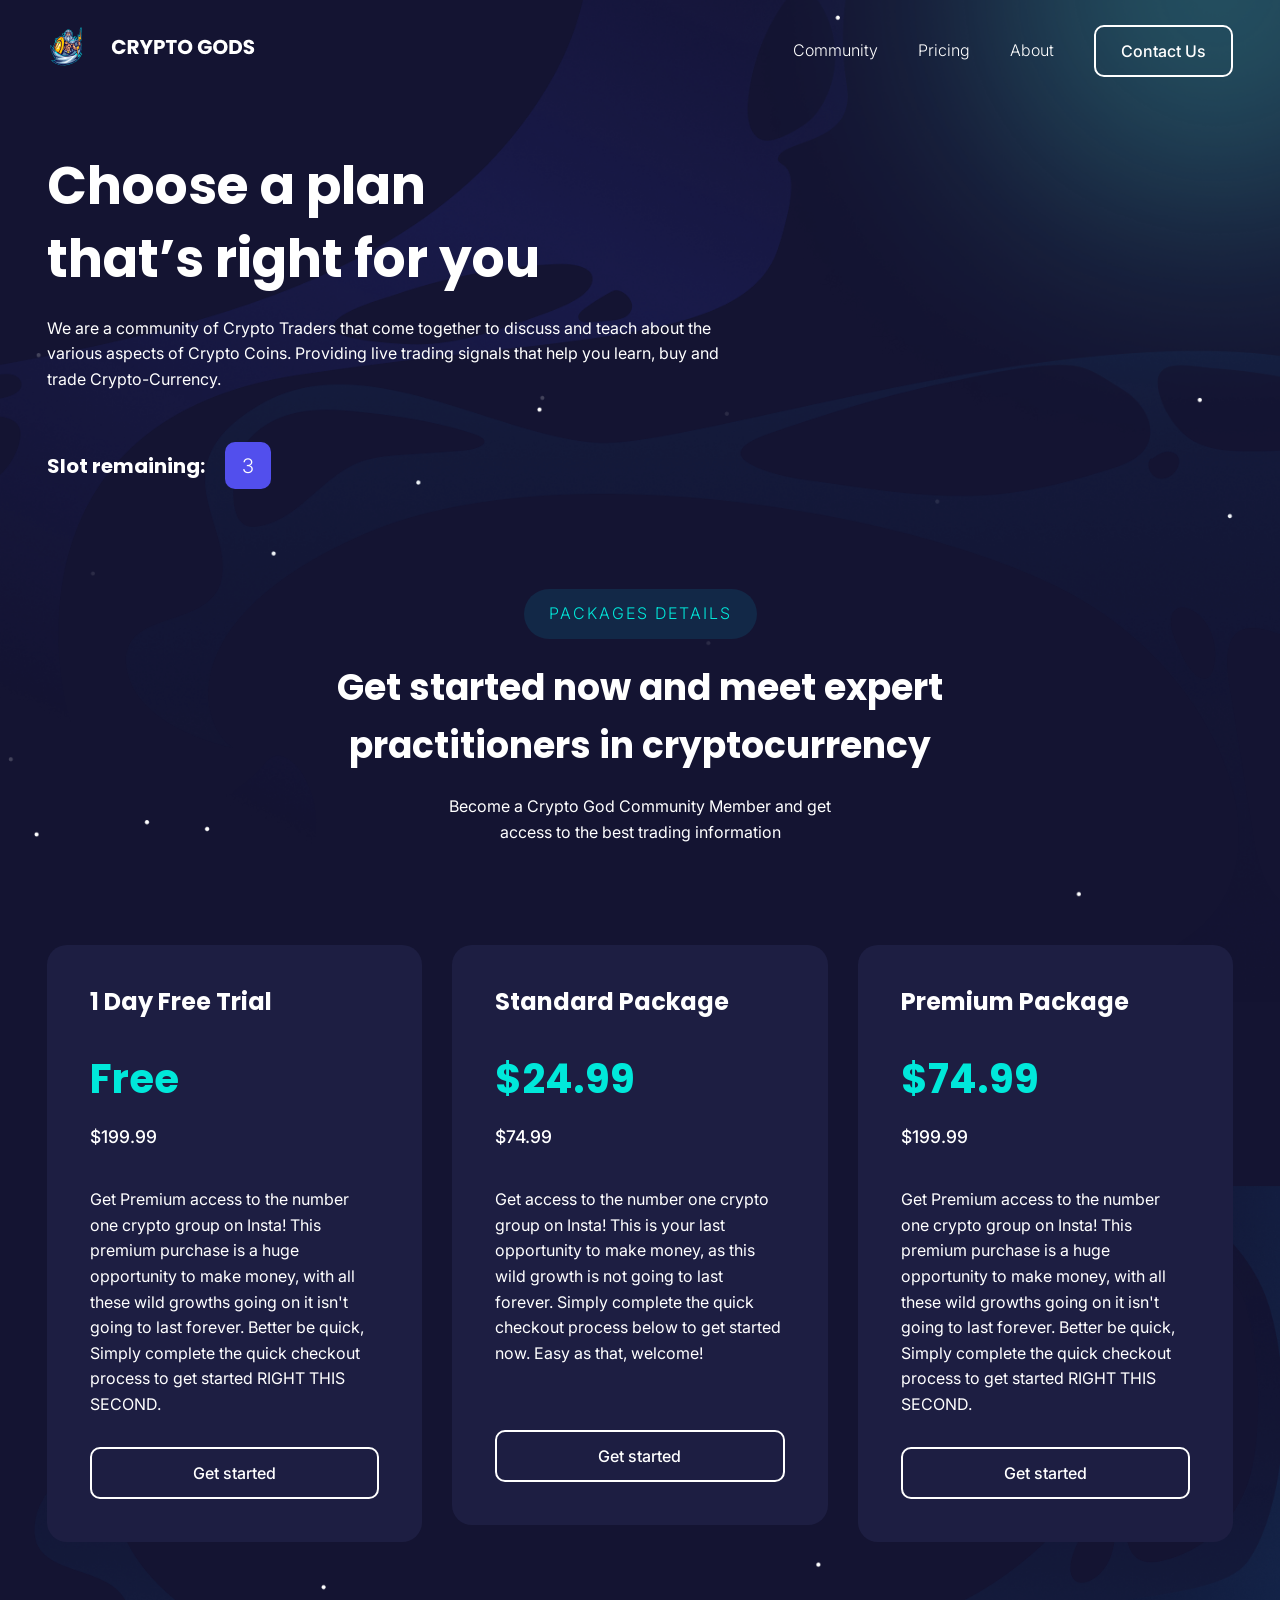
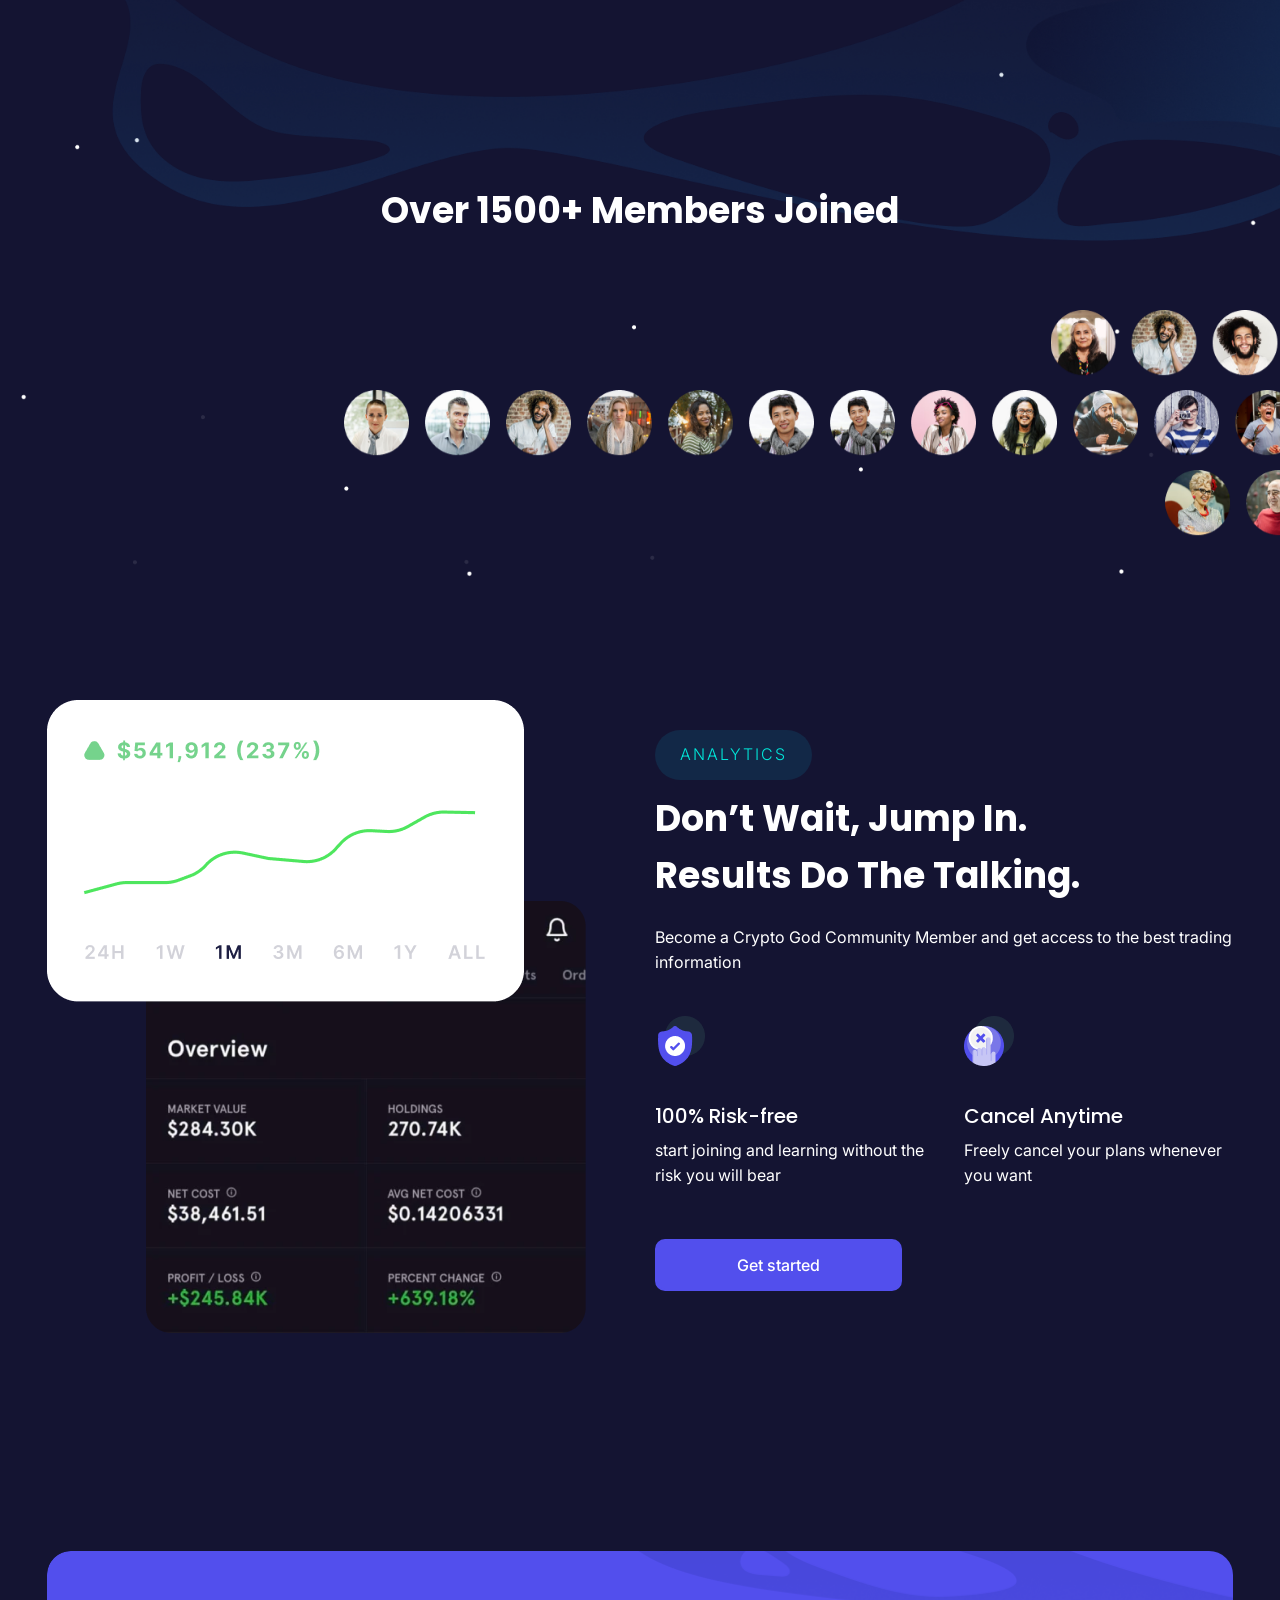
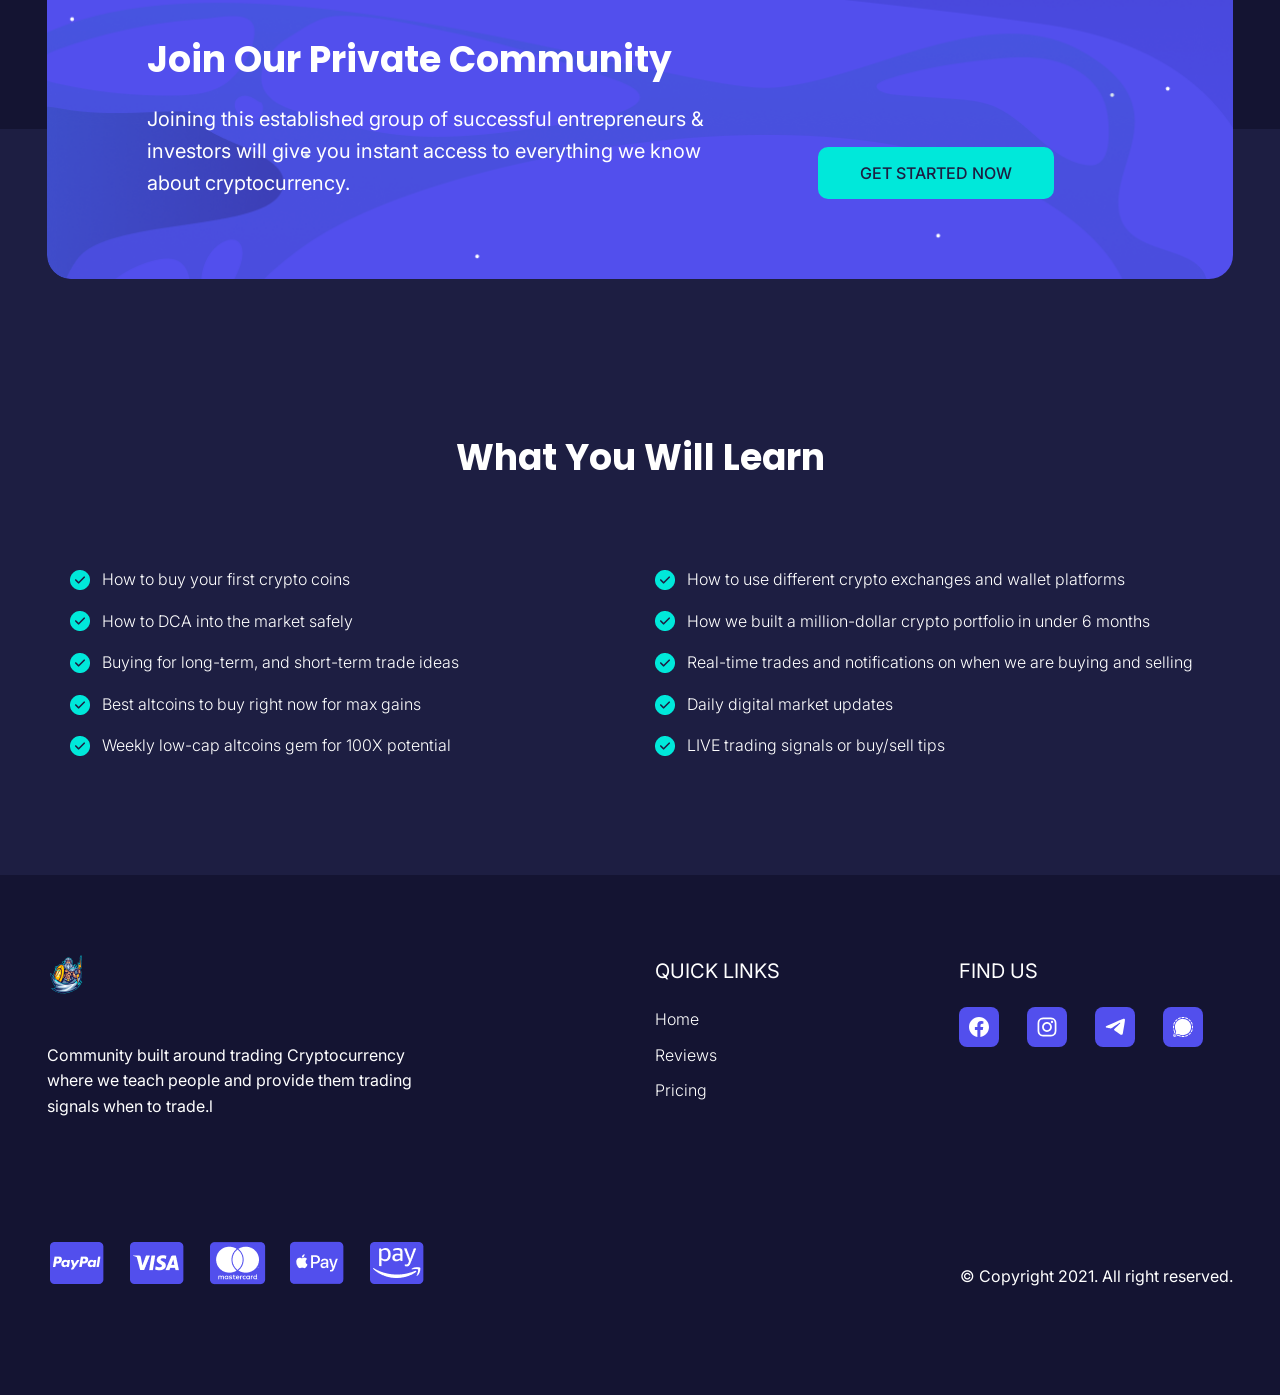
<file: src/pricing.html>
<!DOCTYPE html>
<html lang="en">
	<head>
		<meta charset="UTF-8" />
		<meta name="viewport" content="width=device-width, initial-scale=1.0" />
		<title>CryptoGod</title>
		<link rel="shortcut icon" href="./img/favicon.png" type="image/x-icon" />
		<!-- ============= fonts ============= -->
		<link
			href="https://fonts.googleapis.com/css2?family=Inter:wght@400;500&family=Poppins:wght@500;700&display=swap"
			rel="stylesheet"
		/>
		<!-- =========== css files ============ -->
		<link rel="stylesheet" href="css/bootstrap.css" />
		<link rel="stylesheet" href="css/style.css" />
	</head>
	<body>
		<header class="header">
			<nav class="nav">
				<div class="container nav__container">
					<a href="./index.html" class="logo">
						<img src="./img/logo.png" alt="Crypto God" class="img-fluid" />
					</a>
					<ul class="menu">
						<li class="menu__trigger menu__item">
							<a href="#" class="menu__link">Community</a>
						</li>
						<li class="menu__trigger menu__item">
							<a href="#" class="menu__link">Pricing</a>
						</li>
						<li class="menu__trigger menu__item">
							<a href="#" class="menu__link">About</a>
						</li>
						<li class="menu__trigger menu__item">
							<a href="#" class="btn btn__outlined">Contact Us</a>
						</li>
					</ul>
					<div href="#" class="menu__trigger nav__button tablet-port-show">
						<span class="nav__icon">&nbsp;</span>
					</div>
				</div>
			</nav>
			<!-- =========== HEADER CONTENT AREA =========== -->
			<div class="container header__content">
				<div class="row">
					<div class="col-md-7 text-md-left text-center">
						<h1 class="heading mb-2">
							Choose a plan <br />
							that’s right for you
						</h1>
						<p class="p__text mb-5">
							We are a community of Crypto Traders that come together to discuss and teach about the
							various aspects of Crypto Coins. Providing live trading signals that help you learn,
							buy and trade Crypto-Currency.
						</p>
						<div class="slot__box">
							<h5 class="heading">Slot remaining:</h5>
							<span> 3 </span>
						</div>
					</div>
				</div>
			</div>
			<img src="./img/header-bg-2.png" alt="bg image" class="bg header-bg tablet-port-hide" />
		</header>

		<!-- ================================================================= -->
		<!-- ================== PRICING SECTION ============================== -->
		<!-- ================================================================= -->
		<section class="pricing">
			<div class="container">
				<div class="text-center mb-10">
					<span class="section__indicator">PACKAGES DETAILS</span>
					<h2 class="heading mt-2 mb-2">
						Get started now and meet expert <br />
						practitioners in cryptocurrency
					</h2>
					<p class="p__text">
						Become a Crypto God Community Member and get <br />
						access to the best trading information
					</p>
				</div>
				<!-- =================== PRICING CARDS =================== -->
				<div class="row">
					<div class="col-lg-4">
						<div class="pricing__card mb-4">
							<h3 class="heading pricing__card-name mb-3">1 Day Free Trial</h3>
							<h2 class="pricing__card-price--now">Free</h2>
							<h3 class="pricing__card-price--old mb-4">$199.99</h3>
							<p class="p__text mb-3">
								Get Premium access to the number one crypto group on Insta! This premium purchase is
								a huge opportunity to make money, with all these wild growths going on it isn't
								going to last forever. Better be quick, Simply complete the quick checkout process
								to get started RIGHT THIS SECOND.
							</p>
							<a href="#" class="btn btn__outlined btn-full">Get started</a>
						</div>
					</div>
					<div class="col-lg-4">
						<div class="pricing__card mb-4">
							<h3 class="heading pricing__card-name mb-3">Standard Package</h3>
							<h2 class="pricing__card-price--now">$24.99</h2>
							<h3 class="pricing__card-price--old mb-4">$74.99</h3>
							<p class="p__text mb-3">
								Get access to the number one crypto group on Insta! This is your last opportunity to
								make money, as this wild growth is not going to last forever. Simply complete the
								quick checkout process below to get started now. Easy as that, welcome!
							</p>
							<a href="#" class="btn btn__outlined btn-full">Get started</a>
						</div>
					</div>
					<div class="col-lg-4">
						<div class="pricing__card mb-4">
							<h3 class="heading pricing__card-name mb-3">Premium Package</h3>
							<h2 class="pricing__card-price--now">$74.99</h2>
							<h3 class="pricing__card-price--old mb-4">$199.99</h3>
							<p class="p__text mb-3">
								Get Premium access to the number one crypto group on Insta! This premium purchase is
								a huge opportunity to make money, with all these wild growths going on it isn't
								going to last forever. Better be quick, Simply complete the quick checkout process
								to get started RIGHT THIS SECOND.
							</p>
							<a href="#" class="btn btn__outlined btn-full">Get started</a>
						</div>
					</div>
				</div>
			</div>

			<img src="img/pricing-bg.png" alt="bg image" class="bg pricing-bg tablet-port-hide" />
		</section>

		<!-- ================================================================= -->
		<!-- ================== MEMBERS SECTION ============================== -->
		<!-- ================================================================= -->
		<section class="members">
			<div class="container">
				<h2 class="heading text-center mb-7">Over 1500+ Members Joined</h2>
			</div>
			<div class="members__images">
				<marquee behavior="scroll" scrollamount="10" direction="left">
					<img src="img/members1.png" alt="members" class="img-fluid" />
				</marquee>
				<marquee behavior="scroll" scrollamount="15" direction="right">
					<img src="img/members2.png" alt="members" class="img-fluid" />
				</marquee>
				<marquee behavior="scroll" scrollamount="5" direction="left">
					<img src="img/members3.png" alt="members" class="img-fluid" />
				</marquee>
			</div>
		</section>

		<!-- ================================================================= -->
		<!-- ================== ANALYTICS SECTION ============================ -->
		<!-- ================================================================= -->
		<section class="analytics">
			<div class="container">
				<div class="row">
					<div class="col-lg-6 tablet-land-hide">
						<img src="img/analytics-img.png" alt="analytics" class="img-fluid" />
					</div>
					<div class="col-lg-6">
						<div class="analytics__content text-lg-left text-center">
							<span class="section__indicator">ANALYTICS</span>
							<h2 class="heading mt-1 mb-2">
								Don’t Wait, Jump In. <br />
								Results Do The Talking.
							</h2>
							<p class="p__text mb-4">
								Become a Crypto God Community Member and get access to the best trading information
							</p>
							<div class="analytics__grid mb-5">
								<div class="analytics__grid-item">
									<figure class="icon mb-3">
										<img src="img/icon-risk-free.png" alt="100% risk free icon" class="img-fluid" />
									</figure>
									<h4 class="heading mb-1">100% Risk-free</h4>
									<p class="p__text">start joining and learning without the risk you will bear</p>
								</div>
								<div class="analytics__grid-item">
									<figure class="icon mb-3">
										<img
											src="img/icon-cancel-anytime.png"
											alt="cancel anytime icon"
											class="img-fluid"
										/>
									</figure>
									<h4 class="heading mb-1">Cancel Anytime</h4>
									<p class="p__text">Freely cancel your plans whenever you want</p>
								</div>
							</div>
							<a href="#" class="btn btn__primary">Get started</a>
						</div>
					</div>
				</div>
			</div>
		</section>

		<!-- ================================================================= -->
		<!-- ================== COMMUNITY SECTION ============================ -->
		<!-- ================================================================= -->
		<section class="community">
			<div class="container">
				<div class="community__content">
					<div class="community__content-left">
						<h2 class="heading">Join Our Private Community</h2>
						<p class="p__text p__text-big">
							Joining this established group of successful entrepreneurs & investors will give you
							instant access to everything we know about cryptocurrency.
						</p>
					</div>
					<div class="community__content-right">
						<a href="#" class="btn btn__secondary">GET STARTED NOW </a>
					</div>
				</div>
			</div>
		</section>

		<!-- ================================================================= -->
		<!-- ============== WHAT YOU WILL LEARN SECTION ====================== -->
		<!-- ================================================================= -->
		<section class="what-you-will-learn">
			<div class="container">
				<h2 class="heading text-center mb-8">What You Will Learn</h2>
			</div>
			<div class="container learn__container">
				<div class="row">
					<div class="col-lg-6">
						<ul class="learn__list list">
							<li>
								<img src="img/list-icon.png" alt="list icon" class="img-fluid" />
								How to buy your first crypto coins
							</li>
							<li>
								<img src="img/list-icon.png" alt="list icon" class="img-fluid" />
								How to DCA into the market safely
							</li>
							<li>
								<img src="img/list-icon.png" alt="list icon" class="img-fluid" />
								Buying for long-term, and short-term trade ideas
							</li>
							<li>
								<img src="img/list-icon.png" alt="list icon" class="img-fluid" />
								Best altcoins to buy right now for max gains
							</li>
							<li>
								<img src="img/list-icon.png" alt="list icon" class="img-fluid" />
								Weekly low-cap altcoins gem for 100X potential
							</li>
						</ul>
					</div>
					<div class="col-lg-6">
						<ul class="learn__list list">
							<li>
								<img src="img/list-icon.png" alt="list icon" class="img-fluid" />
								How to use different crypto exchanges and wallet platforms
							</li>
							<li>
								<img src="img/list-icon.png" alt="list icon" class="img-fluid" />
								How we built a million-dollar crypto portfolio in under 6 months
							</li>
							<li>
								<img src="img/list-icon.png" alt="list icon" class="img-fluid" />
								Real-time trades and notifications on when we are buying and selling
							</li>
							<li>
								<img src="img/list-icon.png" alt="list icon" class="img-fluid" />
								Daily digital market updates
							</li>
							<li>
								<img src="img/list-icon.png" alt="list icon" class="img-fluid" />
								LIVE trading signals or buy/sell tips
							</li>
						</ul>
					</div>
				</div>
			</div>
		</section>
		<!-- ================================================================= -->
		<!-- ======================= FOOTER SECTION ========================== -->
		<!-- ================================================================= -->
		<footer class="footer">
			<div class="container">
				<div class="row mb-8">
					<div class="col-md-4 mr-auto mb-4">
						<figure class="footer__logo mb-4">
							<img src="img/favicon.png" alt="Crypto god" class="img-fluid" />
						</figure>
						<p class="p__text white">
							Community built around trading Cryptocurrency where we teach people and provide them
							trading signals when to trade.l
						</p>
					</div>
					<div class="col-md-3 mb-4">
						<p class="p__text p__text-big white mb-2">QUICK LINKS</p>
						<ul class="links__list">
							<li class="mb-1">
								<a class="white" href="./index.html">Home</a>
							</li>
							<li class="mb-1">
								<a class="white" href="#">Reviews</a>
							</li>
							<li class="mb-1">
								<a class="white" href="#">Pricing</a>
							</li>
						</ul>
					</div>
					<div class="col-md-3">
						<p class="p__text p__text-big white mb-2">FIND US</p>
						<ul class="social__links">
							<li>
								<a href="#">
									<svg>
										<use xlink:href="img/icons.svg#icon-facebook"></use>
									</svg>
								</a>
							</li>
							<li>
								<a href="#">
									<svg>
										<use xlink:href="img/icons.svg#icon-instagram"></use>
									</svg>
								</a>
							</li>
							<li>
								<a href="#">
									<svg>
										<use xlink:href="img/icons.svg#icon-telegram"></use>
									</svg>
								</a>
							</li>
							<li>
								<a href="#">
									<svg>
										<use xlink:href="img/icons.svg#icon-signal"></use>
									</svg>
								</a>
							</li>
						</ul>
					</div>
				</div>

				<div class="row align-items-center">
					<div class="col-md-6 text-md-left text-center mb-2">
						<img src="img/payment-methods.png" alt="payment methods" class="img-fluid" />
					</div>
					<div class="col-md-6 text-md-right text-center">
						<p class="p__text">© Copyright 2021. All right reserved.</p>
					</div>
				</div>
			</div>
		</footer>

		<!-- bootstrap files -->
		<!-- <script src="js/jquery.js"></script>
		<script src="js/popper.js"></script>
		<script src="js/bootstrap.js"></script> -->

		<!-- Main js file -->
		<script src="js/main.js"></script>
	</body>
</html>
</file>
<file: src/css/style.css>
.heading {
  color: #fff;
  font-family: "Poppins", sans-serif;
  font-weight: bold; }

h1.heading {
  font-size: 5.2rem;
  line-height: 1.4; }
  @media only screen and (max-width: 48em) {
    h1.heading {
      font-size: 4rem; } }

h2.heading {
  font-size: 3.6rem;
  line-height: 1.6; }
  @media only screen and (max-width: 48em) {
    h2.heading {
      font-size: 3rem; } }

h3.heading {
  font-size: 2.4rem; }
  @media only screen and (max-width: 48em) {
    h3.heading {
      font-size: 2rem; } }

h4.heading {
  font-size: 2rem;
  font-weight: 500; }
  @media only screen and (max-width: 48em) {
    h4.heading {
      font-size: 1.8rem; } }

p.p__text {
  font-size: 1.6rem;
  font-weight: normal; }
  p.p__text-big {
    font-size: 2rem; }
    @media only screen and (max-width: 48em) {
      p.p__text-big {
        font-size: 1.8rem; } }
  @media only screen and (max-width: 48em) {
    p.p__text {
      font-size: 16px; } }

*,
*::after,
*::before {
  margin: 0;
  padding: 0;
  box-sizing: border-box;
  list-style: none;
  text-decoration: none;
  outline: none; }

::selection {
  background: #141432;
  color: #fff; }

a:hover {
  text-decoration: none; }

html {
  font-size: 62.5%;
  scroll-behavior: smooth; }
  @media only screen and (max-width: 64em) {
    html {
      font-size: 55%; }
      html br {
        display: none !important; } }
  @media only screen and (max-width: 48em) {
    html {
      font-size: 50%; } }

body {
  font-family: "Inter", sans-serif;
  font-size: 1.6rem;
  color: rgba(255, 255, 255, 0.7);
  background: #141432;
  line-height: 1.6; }
  @media only screen and (max-width: 48em) {
    body {
      font-size: 16px; } }

.container {
  width: 95%;
  max-width: 125rem; }

.section__indicator {
  display: inline-block;
  padding: 1.2rem 2.5rem;
  background: rgba(8, 210, 255, 0.1);
  border-radius: 100rem;
  color: #00e8da;
  letter-spacing: 2px;
  text-transform: uppercase; }

.header__content {
  padding-top: 15rem; }

html,
body,
div,
span,
applet,
object,
iframe,
h1,
h2,
h3,
h4,
h5,
h6,
p,
blockquote,
pre,
a,
abbr,
acronym,
address,
big,
cite,
code,
del,
dfn,
em,
img,
ins,
kbd,
q,
s,
samp,
small,
strike,
strong,
sub,
sup,
tt,
var,
b,
u,
i,
center,
dl,
dt,
dd,
ol,
ul,
li,
fieldset,
form,
label,
legend,
table,
caption,
tbody,
tfoot,
thead,
tr,
th,
td,
article,
aside,
canvas,
details,
embed,
figure,
figcaption,
footer,
header,
hgroup,
menu,
nav,
output,
ruby,
section,
summary,
time,
mark,
audio,
video {
  margin: 0;
  padding: 0;
  border: 0;
  vertical-align: baseline; }

article,
aside,
details,
figcaption,
figure,
footer,
header,
hgroup,
menu,
nav,
section {
  display: block; }

ol,
ul {
  list-style: none; }

blockquote,
q {
  quotes: none; }

blockquote:before,
blockquote:after,
q:before,
q:after {
  content: '';
  content: none; }

table {
  border-collapse: collapse;
  border-spacing: 0; }

.white {
  color: #fff; }

.laptop-land-show {
  display: none !important; }
  @media only screen and (max-width: 75em) {
    .laptop-land-show {
      display: block !important; } }

@media only screen and (max-width: 75em) {
  .laptop-land-hide {
    display: none; } }

.laptop-port-show {
  display: none; }
  @media only screen and (max-width: 64em) {
    .laptop-port-show {
      display: block; } }

@media only screen and (max-width: 64em) {
  .laptop-port-hide {
    display: none; } }

.tablet-land-show {
  display: none !important; }
  @media only screen and (max-width: 62em) {
    .tablet-land-show {
      display: block !important; } }

@media only screen and (max-width: 62em) {
  .tablet-land-hide {
    display: none !important; } }

.tablet-port-show {
  display: none !important; }
  @media only screen and (max-width: 48em) {
    .tablet-port-show {
      display: block !important; } }

@media only screen and (max-width: 48em) {
  .tablet-port-hide {
    display: none; } }

@media only screen and (max-width: 35.9375em) {
  .mbl-land-hide {
    display: none; } }

.mbl-land-show {
  display: none; }
  @media only screen and (max-width: 35.9375em) {
    .mbl-land-show {
      display: block; } }

.hide {
  opacity: 0;
  visibility: hidden; }

.m--1 {
  margin: 0.5rem !important; }

.m-1 {
  margin: 1rem !important; }

.m-2 {
  margin: 2rem !important; }

.m-3 {
  margin: 3rem !important; }

.m-3 {
  margin: 3rem !important; }

.m-4 {
  margin: 4rem !important; }

.m-5 {
  margin: 5rem !important; }

.mt-1 {
  margin-top: 1rem !important; }

.mt-2 {
  margin-top: 2rem !important; }

.mt-3 {
  margin-top: 3rem !important; }

.mt-4 {
  margin-top: 4rem !important; }

.mt-5 {
  margin-top: 5rem !important; }

.mt-6 {
  margin-top: 6rem !important; }

.mt-7 {
  margin-top: 7rem !important; }

.mt-8 {
  margin-top: 8rem !important; }

.mt-9 {
  margin-top: 9rem !important; }

.mt-10 {
  margin-top: 10rem !important; }

.mb-1 {
  margin-bottom: 1rem !important; }

.mb-2 {
  margin-bottom: 2rem !important; }

.mb-3 {
  margin-bottom: 3rem !important; }

.mb-4 {
  margin-bottom: 4rem !important; }

.mb-5 {
  margin-bottom: 5rem !important; }

.mb-6 {
  margin-bottom: 6rem !important; }

.mb-7 {
  margin-bottom: 7rem !important; }

.mb-8 {
  margin-bottom: 8rem !important; }

.mb-9 {
  margin-bottom: 9rem !important; }

.mb-10 {
  margin-bottom: 10rem !important; }

.p-1 {
  padding: 1rem !important; }

.p-2 {
  padding: 2rem !important; }

.p-3 {
  padding: 3rem !important; }

.p-4 {
  padding: 4rem !important; }

.p-5 {
  padding: 5rem !important; }

.pt-1 {
  padding-top: 1rem !important; }

.pt-2 {
  padding-top: 2rem !important; }

.pt-3 {
  padding-top: 3rem !important; }

.pt-4 {
  padding-top: 4rem !important; }

.pt-5 {
  padding-top: 5rem !important; }

.pt-6 {
  padding-top: 6rem !important; }

.pt-7 {
  padding-top: 7rem !important; }

.pt-8 {
  padding-top: 8rem !important; }

.pt-9 {
  padding-top: 9rem !important; }

.pt-10 {
  padding-top: 10rem !important; }

.pb-1 {
  padding-bottom: 1rem !important; }

.pb-2 {
  padding-bottom: 2rem !important; }

.pb-3 {
  padding-bottom: 3rem !important; }

.pb-4 {
  padding-bottom: 4rem !important; }

.pb-5 {
  padding-bottom: 5rem !important; }

.pb-6 {
  padding-bottom: 6rem !important; }

.pb-7 {
  padding-bottom: 7rem !important; }

.pb-8 {
  padding-bottom: 8rem !important; }

.pb-9 {
  padding-bottom: 9rem !important; }

.pb-10 {
  padding-bottom: 10rem !important; }

.nav {
  padding: 2.5rem 0;
  position: absolute;
  left: 0;
  width: 100%;
  top: 0;
  z-index: 3;
  transition: all 0.5s; }
  .nav.sticky {
    position: fixed;
    background: rgba(29, 30, 66, 0.9); }
  .nav__container {
    display: flex;
    justify-content: space-between;
    align-items: center; }
  .nav .menu {
    display: flex;
    align-items: center; }
    .nav .menu__item:not(:last-child) {
      margin-right: 4rem; }
    .nav .menu__link:link, .nav .menu__link:visited {
      color: #fff; }
  @media only screen and (max-width: 48em) {
    .nav .menu {
      position: fixed;
      top: 0;
      right: 0;
      width: 100%;
      max-width: 30rem;
      background: rgba(29, 30, 66, 0.9);
      height: 100vh;
      display: flex;
      justify-content: flex-start;
      align-items: flex-start;
      flex-direction: column;
      padding-top: 10rem;
      padding-left: 2rem;
      z-index: 9;
      transition: all 0.5s;
      transform: translateX(110%); }
      .nav .menu li {
        margin-bottom: 3rem; }
      .nav .menu a {
        font-size: 2rem; }
    .nav.active .menu {
      transform: translateX(0); } }

.nav__button {
  width: 40px;
  height: 40px;
  border-radius: 8px;
  background: #1d1e42;
  border: 2px solid #fff;
  position: relative;
  display: flex;
  justify-content: center;
  align-items: center;
  z-index: 10;
  cursor: pointer; }
  .nav__button span {
    position: absolute;
    display: block;
    top: 50%;
    left: 50%;
    transform: translate(-50%, -50%);
    width: 20px;
    height: 2px;
    background: #fff;
    border-radius: 100rem;
    transition: all 0.3s; }
    .nav__button span::before, .nav__button span::after {
      content: '';
      position: absolute;
      height: 2px;
      background: #fff;
      border-radius: 100rem;
      right: 0;
      transition: all 0.3s; }
    .nav__button span::before {
      width: 12px;
      top: -8px; }
    .nav__button span::after {
      width: 17px;
      top: 8px; }
  .nav__button:hover span::after, .nav__button:hover span::before {
    width: 100%; }
  .nav__button.active {
    position: fixed;
    top: 2.9rem;
    right: 3.8rem; }
    .nav__button.active span {
      background: transparent; }
      .nav__button.active span::before {
        width: 100%;
        top: 0;
        transform: rotate(135deg); }
      .nav__button.active span::after {
        width: 100%;
        top: 0;
        transform: rotate(-135deg); }

.btn {
  padding: 1.2rem 2.5rem; }
  .btn, .btn:link, .btn:visited {
    color: #fff;
    font-size: 1.6rem;
    font-weight: 500;
    border-radius: 1rem; }
    @media only screen and (max-width: 48em) {
      .btn, .btn:link, .btn:visited {
        font-size: 14px; } }
  .btn__outlined {
    background: none;
    border: 2px solid currentColor; }
    .btn__outlined:hover {
      background: #524fed;
      border-color: #524fed; }
  .btn__primary {
    background: #524fed;
    border: 2px solid #524fed;
    padding: 1.2rem 8rem; }
    .btn__primary:hover {
      background: none;
      border-color: currentColor; }
    .btn__primary--small {
      padding: 1.2rem 2.5rem; }
  .btn__secondary {
    background: #00e8da;
    border: 2px solid #00e8da;
    padding: 1.2rem 4rem;
    color: #1d1e42 !important; }
    .btn__secondary:hover {
      background: none;
      color: #fff !important;
      border-color: currentColor; }
  .btn__dark {
    background: #26264f;
    display: flex;
    align-items: center;
    padding: 1.2rem 2.5rem;
    border: 2px solid #26264f; }
    .btn__dark i {
      width: 2rem;
      height: 2rem;
      background: #fff;
      color: #000;
      display: flex;
      justify-content: center;
      align-items: center;
      border-radius: 50%;
      padding-left: 2px;
      margin-right: 1rem;
      font-size: 1rem; }
  .btn-full {
    display: block;
    width: 100%; }

.pricing__card {
  background: #1d1e42;
  padding: 4rem;
  border-radius: 2rem;
  transition: all 0.3s;
  border: 3px solid transparent;
  display: flex;
  flex-direction: column;
  min-height: 58rem; }
  .pricing__card-price--now {
    font-size: 4rem;
    color: #00e8da;
    font-weight: bold;
    line-height: 1.6;
    font-family: "Poppins", sans-serif; }
    @media only screen and (max-width: 48em) {
      .pricing__card-price--now {
        font-size: 3rem; } }
  .pricing__card__price-old {
    font-size: 2rem;
    font-family: "Poppins", sans-serif;
    color: #fff;
    text-decoration: line-through;
    font-weight: 500; }
  .pricing__card a.btn {
    margin-top: auto; }
  .pricing__card:hover {
    border-color: #9679f2; }

.list {
  position: relative; }
  .list li {
    display: flex;
    align-items: center;
    margin-bottom: 1.6rem; }
    .list li img {
      margin-right: 1.2rem; }

.header {
  position: relative;
  padding-bottom: 10rem; }
  .header .slot__box {
    display: flex;
    align-items: center; }
    @media only screen and (max-width: 48em) {
      .header .slot__box {
        justify-content: center; } }
    .header .slot__box h5 {
      margin-right: 2rem;
      font-size: 2rem;
      margin-bottom: 0; }
    .header .slot__box span {
      padding: 1.7rem;
      background: #524fed;
      max-height: 4.7rem;
      display: flex;
      justify-content: center;
      align-items: center;
      border-radius: 10px;
      color: #fff;
      font-size: 2rem; }
  .header-bg {
    position: absolute;
    top: -33rem;
    left: 0;
    z-index: -1;
    width: 100%;
    object-fit: cover; }

.pricing {
  padding-bottom: 20rem;
  position: relative; }
  .pricing .card {
    margin-bottom: 3rem; }
  .pricing-bg {
    position: absolute;
    top: 50%;
    left: 0;
    width: 100%;
    z-index: -1; }

.members {
  padding-bottom: 15rem; }
  @media only screen and (max-width: 48em) {
    .members {
      padding-bottom: 8rem; } }
  .members__images marquee {
    width: 100%; }

.analytics {
  padding-bottom: 20rem; }
  @media only screen and (max-width: 48em) {
    .analytics {
      padding-bottom: 8rem; } }
  .analytics__content {
    padding: 3rem 0;
    margin-bottom: 3rem; }
  .analytics__grid {
    display: grid;
    grid-template-columns: repeat(auto-fit, minmax(20rem, 1fr));
    grid-gap: 4rem; }

.community {
  position: relative;
  z-index: 1; }
  .community__content {
    padding: 8rem 10rem;
    display: flex;
    background: url(../img/community-bg.png) no-repeat;
    background-size: cover;
    border-radius: 24px; }
    .community__content-left {
      width: 60%; }
    .community__content-right {
      width: 40%;
      text-align: center;
      display: flex;
      justify-content: center;
      align-items: flex-end; }
    @media only screen and (max-width: 64em) {
      .community__content {
        padding: 4rem 5rem;
        flex-wrap: wrap;
        text-align: center; }
        .community__content-left {
          width: 100%;
          margin-bottom: 4rem; }
        .community__content-right {
          width: 100%; } }
    @media only screen and (max-width: 64em) {
      .community__content {
        padding: 3rem 1.3rem; } }

.what-you-will-learn {
  padding-top: 30rem;
  padding-bottom: 10rem;
  background: #1d1e42;
  margin-top: -15rem; }
  .what-you-will-learn .learn__container {
    max-width: 117rem; }

.footer {
  padding: 8rem 0; }
  @media only screen and (max-width: 48em) {
    .footer {
      padding-bottom: 4rem; } }
  .footer .social__links {
    display: flex;
    align-items: center; }
    .footer .social__links li:not(:last-child) {
      margin-right: 2.8rem; }
    .footer .social__links li a {
      display: flex;
      justify-content: center;
      align-items: center;
      width: 4rem;
      height: 4rem;
      border-radius: 8px;
      background: #524fed;
      transition: all 0.3s; }
      .footer .social__links li a svg {
        transition: all 0.3s;
        width: 2rem;
        height: 2rem;
        fill: #fff; }
      .footer .social__links li a:hover {
        background: #fff; }
        .footer .social__links li a:hover svg {
          fill: #524fed; }

/* Base CSS */
.alignleft {
  float: left;
  margin-right: 15px; }

.alignright {
  float: right;
  margin-left: 15px; }

.aligncenter {
  display: block;
  margin: 0 auto 15px; }

a:focus {
  outline: 0 solid; }

img {
  max-width: 100%;
  height: auto; }

h1,
h2,
h3,
h4,
h5,
h6 {
  margin: 0 0 15px;
  color: #fff;
  font-family: 'Inter', sans-serif; }

body {
  color: #fff;
  font-weight: 300;
  font-family: 'Inter', sans-serif; }

@font-face {
  font-family: 'Inter-Thin.ttf';
  src: url(../Inter-Thin.ttf); }

@font-face {
  font-family: 'Inter-SemiBold';
  src: url(../fonts/Inter-SemiBold.ttf); }

@font-face {
  font-family: 'Inter-Regular';
  src: url(../fonts/Inter-Regular.ttf); }

@font-face {
  font-family: 'Inter-Bold';
  src: url(../Inter-Bold.ttf); }

@font-face {
  font-family: 'Inter-Light';
  src: url(../Inter-Light.ttf); }

@font-face {
  font-family: 'Inter-Medium';
  src: url(../fonts/Inter-Medium.ttf); }

.selector-for-some-widget {
  box-sizing: content-box; }

a:hover {
  text-decoration: none; }

#scrollUp {
  background: #7dba2f;
  height: 40px;
  width: 40px;
  right: 40px;
  bottom: 40px;
  color: #fff;
  font-size: 20px;
  text-align: center;
  border-radius: 50%;
  font-size: 20px;
  line-height: 40px; }

#scrollUp:hover {
  background: #444; }

/* Header bar section start */
.top-header {
  min-height: 100px;
  position: absolute;
  top: 0;
  left: 0;
  display: block;
  right: 0;
  z-index: 9;
  line-height: 100px;
  background: #212d4d; }

.main-menu ul li a {
  font-size: 16px;
  line-height: 44px;
  text-transform: capitalize;
  color: #fff;
  padding: 0 17px;
  transition: 0.3s; }

.main-menu ul li {
  display: inline-block;
  transition: 0.3s; }

.try_btn {
  margin-left: 50px;
  margin-top: 24px; }

.border-btn {
  background: transparent;
  font-size: 16px;
  font-weight: 700;
  text-transform: capitalize;
  border-radius: 11px;
  width: 170px;
  height: 50px;
  color: #fff;
  transition: 0.3s;
  border: 2px solid #fff;
  display: block;
  text-align: center;
  line-height: 44px; }

.popup-btn_2 {
  display: flex;
  align-items: center; }

/* Header bar section  END */
.slider-area {
  overflow: hidden !important; }

.slider-content h2 {
  font-size: 52px;
  font-weight: 700;
  line-height: 72px; }

.slider-content {
  padding-top: 80px; }

.slider-content p {
  font-size: 16px;
  color: #fff;
  padding-right: 30px; }

.slider-shap-img {
  position: relative; }

.all-shap {
  position: absolute; }

.shape-8 {
  top: -100px;
  left: 0; }

.shape-1 {
  top: 0;
  left: 98px; }

.shape-9 {
  top: 572px;
  right: -83px; }

.shape-2 {
  top: -86px;
  right: 14px;
  z-index: 10; }

.shape-4 {
  top: 785px;
  left: 94px; }

.shape-5 {
  top: 598px;
  left: 585px; }

.shape-6 {
  top: 684px;
  right: 50px; }

.shape-7 {
  top: 684px;
  right: 380px; }

.shape-3 {
  top: 100px;
  right: 218px; }

.slider-right-text {
  background: #ffffff;
  box-shadow: 0px 24.15px 64.4px rgba(27, 42, 54, 0.3);
  border-radius: 12.88px;
  width: 301px;
  color: #000;
  padding: 20px;
  height: 88px;
  margin-top: 80px;
  position: relative;
  z-index: 1; }

.zero-img {
  display: inline-block; }

.zero-text-11 {
  display: inline-block; }

.zero-text-11 p {
  color: #6a6a75;
  font-size: 14px;
  line-height: 14px;
  margin-bottom: 8px; }

.zero-text-11 span {
  font-size: 15px;
  line-height: 15px;
  color: #1e5172;
  font-weight: 700; }

.zero-text-11 span a {
  font-size: 12px;
  color: #524fed;
  background: #524fed69;
  margin-left: 40px;
  border-radius: 11px;
  padding: 5px 10px; }

.zero-img {
  display: inline-block;
  position: relative;
  top: -14px; }

.slider_shape-img {
  position: relative; }

.rr_shape {
  position: absolute; }

.rr_shape.rr_shape-1 {
  top: -19px;
  left: 203px;
  width: 290px; }

.rr_shape.rr_shape-5 {
  top: 33px;
  right: -43px;
  width: 170px;
  height: 170px; }

.rr_shape.rr_shape-3 {
  bottom: -296px;
  right: -15px;
  width: 100px; }

.rr_shape.rr_shape-2 {
  top: -148px;
  right: -14px; }

.rr_shape.rr_shape-4 {
  top: 186px;
  left: 130px; }

.rr_shape.rr_shape-6 {
  top: -118px;
  left: 162px;
  width: 400px; }

.mumber-slider-sec {
  padding-bottom: 200px; }

.people-content-title {
  background: #26264f;
  padding: 30px;
  border-radius: 12px; }

.social-icons ul li {
  display: inline-block; }

.section-title a {
  font-size: 14px;
  color: #2fdaff;
  background: #2fdaff59;
  padding: 8px 18px;
  border-radius: 50px;
  margin-bottom: 20px;
  display: inline-block; }

.section-title h3 {
  font-size: 36px;
  font-weight: 700;
  line-height: 50px;
  margin-bottom: 10px; }

.section-title p {
  font-size: 16px;
  opacity: 0.7;
  margin: 0px 110px; }

.people-content-title {
  position: relative;
  height: 190px; }

.people-content-title p::before {
  content: '';
  position: absolute;
  border-top: 25px solid #26264f;
  border-right: 25px solid transparent;
  border-left: 25px solid transparent;
  bottom: -25px;
  left: 31px; }

.client-sec-2 {
  margin-top: 35px;
  margin-left: 34px; }

.mumber-active .client-img img {
  width: 40px;
  height: 40px; }

.client-img {
  display: inline-block; }

.client-name {
  display: inline-block; }

.social-icons ul li {
  display: inline-block;
  color: #feba2a; }

.client-name h4 {
  font-size: 18px;
  margin-bottom: 6px;
  line-height: 18px; }

.people-single {
  position: relative;
  left: 210px; }

.mumber-active.owl-carousel .owl-nav.disabled {
  display: block; }

.owl-prev {
  position: absolute;
  bottom: -60px;
  left: 46%;
  text-align: center;
  font-size: 30px; }

.owl-next {
  position: absolute;
  bottom: -60px;
  right: 46%;
  text-align: center;
  font-size: 30px; }

/*slider-area style ends*/
/*ourprivet-area style start form here*/
.ourprivet-main {
  height: 271px;
  padding: 40px;
  background: #524fed;
  border-radius: 12px;
  position: relative;
  top: -135px; }

.ourprivet-content h3 {
  font-size: 36px;
  font-weight: 700;
  line-height: 50px; }

.ourprivet-content p {
  padding-right: 333px; }

.ourprivet-content {
  padding-left: 50px; }

.ourprivet-content-right a {
  background: #00e8da;
  font-size: 16px;
  font-weight: 700;
  text-transform: capitalize;
  border-radius: 11px;
  width: 220px;
  height: 56px;
  color: #000;
  transition: 0.3s;
  border: 2px solid transparent;
  display: inline-block;
  text-align: center;
  line-height: 52px;
  margin-right: 20px; }

.ourprivet-content-right {
  margin-top: 82px;
  margin-left: 80px; }

.our-priver-shape {
  position: relative; }

.our-sh-1 {
  top: -40px;
  left: -39px; }

.our-all {
  position: absolute; }

.our-sh-3 {
  top: 57px;
  left: -40px; }

.our-sh-2 {
  top: -40px;
  right: -39px; }

.our-sh-5.our-all {
  top: 180px;
  left: 25%; }

.our-sh-6.our-all {
  top: 180px;
  left: 80%; }

.our-sh-7.our-all {
  top: 40px;
  left: 90%; }

.our-sh-8.our-all {
  top: 29px;
  left: 95%; }

/*ourprivet-area style ends*/
/*accodion-area style start form here*/
.accodion-area {
  background: #141432;
  overflow: hidden; }

.aplication-content-tabs .card {
  border: 0;
  border-radius: 0;
  width: 100%;
  background: none; }

.aplication-content-tabs .card-header {
  background-color: transparent;
  border-bottom: 1px solid rgba(255, 255, 255, 0.05);
  padding: 0; }

.accordion .card .btn-link br {
  display: none; }

.btn.btn-link {
  display: block;
  position: relative;
  color: #fff;
  padding: 12px 30px 12px 30px;
  margin: 10px 0;
  font-size: 18px;
  font-weight: 500;
  border-radius: 5px;
  text-decoration: none;
  text-align: left;
  padding-left: 10px; }
  .btn.btn-link br {
    display: block !important; }

.card-body {
  padding: 0px 30px 30px 30px;
  color: #6e6e71; }

.aplication-content-tabs .btn.btn-link::before {
  content: '+';
  position: absolute;
  top: -17%;
  right: 0;
  font-size: 25px;
  padding: 13px 20px; }

.aplication-content-tabs .btn.btn-link[aria-expanded='true']::before {
  position: absolute;
  content: '-';
  color: #fff;
  top: -17%;
  right: 0;
  font-size: 25px;
  padding: 13px 23px; }

.aplication-content-tabs h2 {
  font-size: 40px;
  font-weight: 700; }

.faq-img-sec {
  position: relative; }

.faq-imgg {
  position: absolute; }

.faq-imgg.faq-img-1 {
  top: 263px;
  left: 134px;
  width: 350px; }

.faq-imgg.faq-img-4 {
  top: 15px;
  left: -73px;
  width: 250px; }

.faq-imgg.faq-img-3 {
  width: 90px;
  top: 70px;
  left: 316px; }

.faq-imgg.faq-img-2 {
  width: 33px;
  top: 319px;
  right: 141px; }

.accodion-area .section-title p {
  font-size: 16px;
  opacity: 0.7;
  margin: 0px 110px;
  margin-left: 0;
  margin-bottom: 50px; }

.accodion-img-shape {
  height: 300px;
  background: #524fed;
  padding: 40px;
  margin-top: 217px;
  border-radius: 12px; }
  @media only screen and (max-width: 48em) {
    .accodion-img-shape {
      height: auto; } }

.accodion-img-title h3 {
  font-size: 24px;
  font-weight: 700; }

.accodion-img-title p {
  margin-bottom: 35px; }

.accodionimg-tt img {
  position: absolute;
  top: 217px;
  left: 14px;
  width: 95%;
  height: 300px;
  z-index: -1; }

/*accodion-area style ends*/
/*footer section style form here*/
.footer-widget p {
  margin-top: 30px;
  padding-right: 250px; }

.footer-widget h4 {
  font-size: 20px; }

.footer-widget ul li a {
  color: #fff;
  padding: 7px 0px;
  display: block; }

.footer-area {
  background: #141432; }

.footer-icons ul li {
  display: inline-block;
  margin-right: 15px; }

.footer-icons ul li a {
  width: 40px;
  height: 40px;
  background: #524fed;
  border-radius: 10px;
  line-height: 28px;
  text-align: center;
  font-size: 22px; }

.copy-right-area {
  margin-top: 80px; }

/*footer section style ends*/
/*humberger menu start  */
.hamburger-menu {
  cursor: pointer; }

.hamburger-menu {
  cursor: pointer;
  position: absolute;
  right: 15px;
  display: none;
  z-index: 999;
  top: -65px; }

.hamburger-menu span {
  background: #2563ff;
  width: 30px;
  height: 3px;
  display: block;
  margin: 5px 0;
  transition: all 0.3s ease; }

.hamburger-menu .line-top.current {
  transform: translateY(200%) rotate(135deg); }

.hamburger-menu .line-center.current {
  opacity: 0; }

.hamburger-menu .line-bottom.current {
  transform: translateY(-325%) rotate(-135deg); }

/*humberger menu start  */
@media only screen and (max-width: 48em) {
  .mumber-active {
    width: 80%;
    margin: 0 auto; } }

.people-single .social-icons {
  display: flex;
  align-items: center;
  justify-content: flex-end; }

@media only screen and (max-width: 48em) {
  .popup-btn_2 {
    justify-content: center; } }

/* XL Device :1200px. */
/* LG Device :992px. */
@media (min-width: 992px) and (max-width: 1200px) {
  .slider-content h2 {
    font-size: 40px;
    line-height: 50px; }
  .rr_shape.rr_shape-1 {
    top: 13px;
    left: 81px;
    width: 255px; }
  .rr_shape.rr_shape-5 {
    right: -26px; }
  .rr_shape.rr_shape-4 {
    top: 186px;
    left: 11px; }
  .ourprivet-content p {
    padding-right: 84px; }
  .ourprivet-content-right {
    margin-left: 20px; }
  .btn.btn-link {
    font-size: 16px; }
  .footer-widget p {
    padding-right: 129px; } }

/* MD Device :768px. */
@media (min-width: 768px) and (max-width: 991px) {
  .slider-content h2 {
    font-size: 32px;
    line-height: 50px; }
  .popup-btn {
    width: 148px;
    font-size: 14px; }
  .footer-icons ul li a {
    width: 30px;
    height: 30px;
    background: #524fed;
    border-radius: 10px;
    line-height: 11px;
    text-align: center;
    font-size: 15px; }
  .footer-icons ul li {
    display: inline-block;
    margin-right: 4px; }
  .popup-video {
    font-size: 14px;
    width: 148px; }
  .zero-text-11 span a {
    margin-left: 15px; }
  .slider-right-text {
    width: 259px; }
  .rr_shape.rr_shape-1 {
    top: 23px;
    left: 86px;
    width: 150px; }
  .rr_shape.rr_shape-4 {
    top: 61px;
    left: 0px; }
  .rr_shape.rr_shape-6 {
    top: -88px;
    left: 75px;
    width: 274px; }
  .people-single {
    position: relative;
    left: 140px; }
  .social-icons {
    position: relative;
    right: -79px; }
  .owl-prev {
    left: 44%; }
  .owl-next {
    right: 44%; }
  .section-title h3 {
    font-size: 32px; }
  .section-title p {
    margin: 0px 80px; }
  .ourprivet-content p {
    padding-right: 0; }
  .ourprivet-content {
    padding-left: inherit;
    padding-top: 20px; }
  .ourprivet-content h3 {
    font-size: 28px; }
  .ourprivet-content-right {
    margin-top: 100px;
    margin-left: inherit; }
  .ourprivet-content-right a {
    font-size: 14px;
    width: 180px; }
  .btn.btn-link {
    font-size: 12px; }
  .accodion-img-title h3 {
    font-size: 18px; }
  .accodion-img-shape {
    padding: 17px;
    text-align: center; }
  .accodion-img-title a {
    margin-right: inherit; }
  .accodionimg-tt img {
    width: 90%; }
  .accodion-img-shape {
    margin-top: 292px; }
  .accodionimg-tt img {
    top: 293px; }
  .accodion-img-title {
    padding-top: 20px; }
  .footer-widget p {
    margin-top: 30px;
    padding-right: 0px; } }

/* SM Small Device :320px. */
/* SM Small Device :320px. */
@media only screen and (min-width: 320px) and (max-width: 767px) {
  .slider-content h2 {
    font-size: 28px;
    line-height: 37px; }
  .slider-content {
    padding-top: 24px;
    text-align: center; }
  .popup-btn {
    margin-right: inherit;
    margin-bottom: 30px;
    margin-top: 40px; }
  .slider-right-text {
    width: 283px; }
  .slider-content p {
    padding-right: inherit; }
  .slider-right-text {
    width: 283px;
    margin: auto;
    margin-top: 84px; }
  .rr_shape.rr_shape-2 {
    top: -169px;
    right: 2px; }
  .rr_shape.rr_shape-6 {
    top: -118px;
    left: 0;
    width: 400px;
    right: 0; }
  .rr_shape.rr_shape-4 {
    top: 173px;
    left: 9px; }
  .rr_shape.rr_shape-1 {
    top: -10px;
    left: 0px;
    width: 165px; }
  .rr_shape.rr_shape-5 {
    top: 33px;
    right: -10px;
    width: 170px;
    height: 170px; }
  .rr_shape.rr_shape-3 {
    bottom: -238px;
    right: 0px;
    width: 89px; }
  .container4fluid {
    margin-top: 75px; }
  .section-title h3 {
    font-size: 28px;
    font-weight: 700;
    line-height: 32px;
    margin-bottom: 10px; }
  .section-title p {
    font-size: 16px;
    opacity: 0.7;
    margin: 10px; }
  .section-title p {
    font-size: 16px;
    opacity: 0.7;
    margin: 10px;
    margin-top: 30px; }
  .people-single {
    position: relative;
    left: 0; }
  .owl-prev {
    left: 36%; }
  .owl-next {
    right: 36%; }
  .ourprivet-content {
    padding-left: inherit; }
  .ourprivet-content p {
    padding-right: inherit; }
  .ourprivet-content h3 {
    font-size: 24px;
    font-weight: 700;
    line-height: 33px; }
  .ourprivet-main {
    padding: 20px; }
  .ourprivet-content-right {
    margin-top: 82px;
    margin-left: inherit;
    text-align: center; }
  .ourprivet-content-right a {
    margin-right: inherit; }
  .section-title {
    text-align: center; }
  .accodion-area .section-title p {
    font-size: 16px;
    opacity: 0.7;
    margin: inherit;
    margin-left: 0;
    margin-bottom: 50px;
    margin-top: 20px; }
  .accordion .card .btn-link br {
    display: block; }
  .btn.btn-link {
    font-size: 14px; }
  .accodion-img-shape {
    margin-top: 50px; }
  .accodion-img-shape {
    padding: 20px; }
  .accodionimg-tt img {
    top: 52px; }
  .our-sh-2 {
    top: -20px;
    right: -19px; }
  .our-sh-1 {
    top: 94px;
    left: 18px; }
  .our-sh-3 {
    top: 57px;
    left: -21px; }
  .hamburger-menu {
    display: block; }
  .main-menu.open {
    -webkit-transform: translateX(0);
    -ms-transform: translateX(0);
    transform: translateX(0); }
  .main-menu {
    position: fixed;
    height: 100%;
    width: 100%;
    left: 0;
    top: 0;
    padding: 120px 0 0 0;
    background-color: #fff;
    z-index: -1;
    -webkit-transform: translateX(-100%);
    -ms-transform: translateX(-100%);
    transform: translateX(-100%);
    -webkit-transition: 0.4s;
    -o-transition: 0.4s;
    transition: 0.4s; }
  .main-menu li {
    display: block !important;
    text-align: center;
    max-width: 720px;
    margin: 0 auto;
    line-height: 40px; }
  .main-menu li a.nav-link {
    padding: 0;
    display: inline-flex;
    align-items: center;
    justify-content: space-between;
    color: #000; }
  .footer-widget p {
    margin-top: 30px;
    padding-right: 0px; }
  .footer-widget {
    text-align: center;
    margin-bottom: 40px; }
  .copy-right-right.f-right {
    text-align: center;
    float: inherit;
    margin-top: 30px; } }

/* SM Small Device :550px. */
</file>
